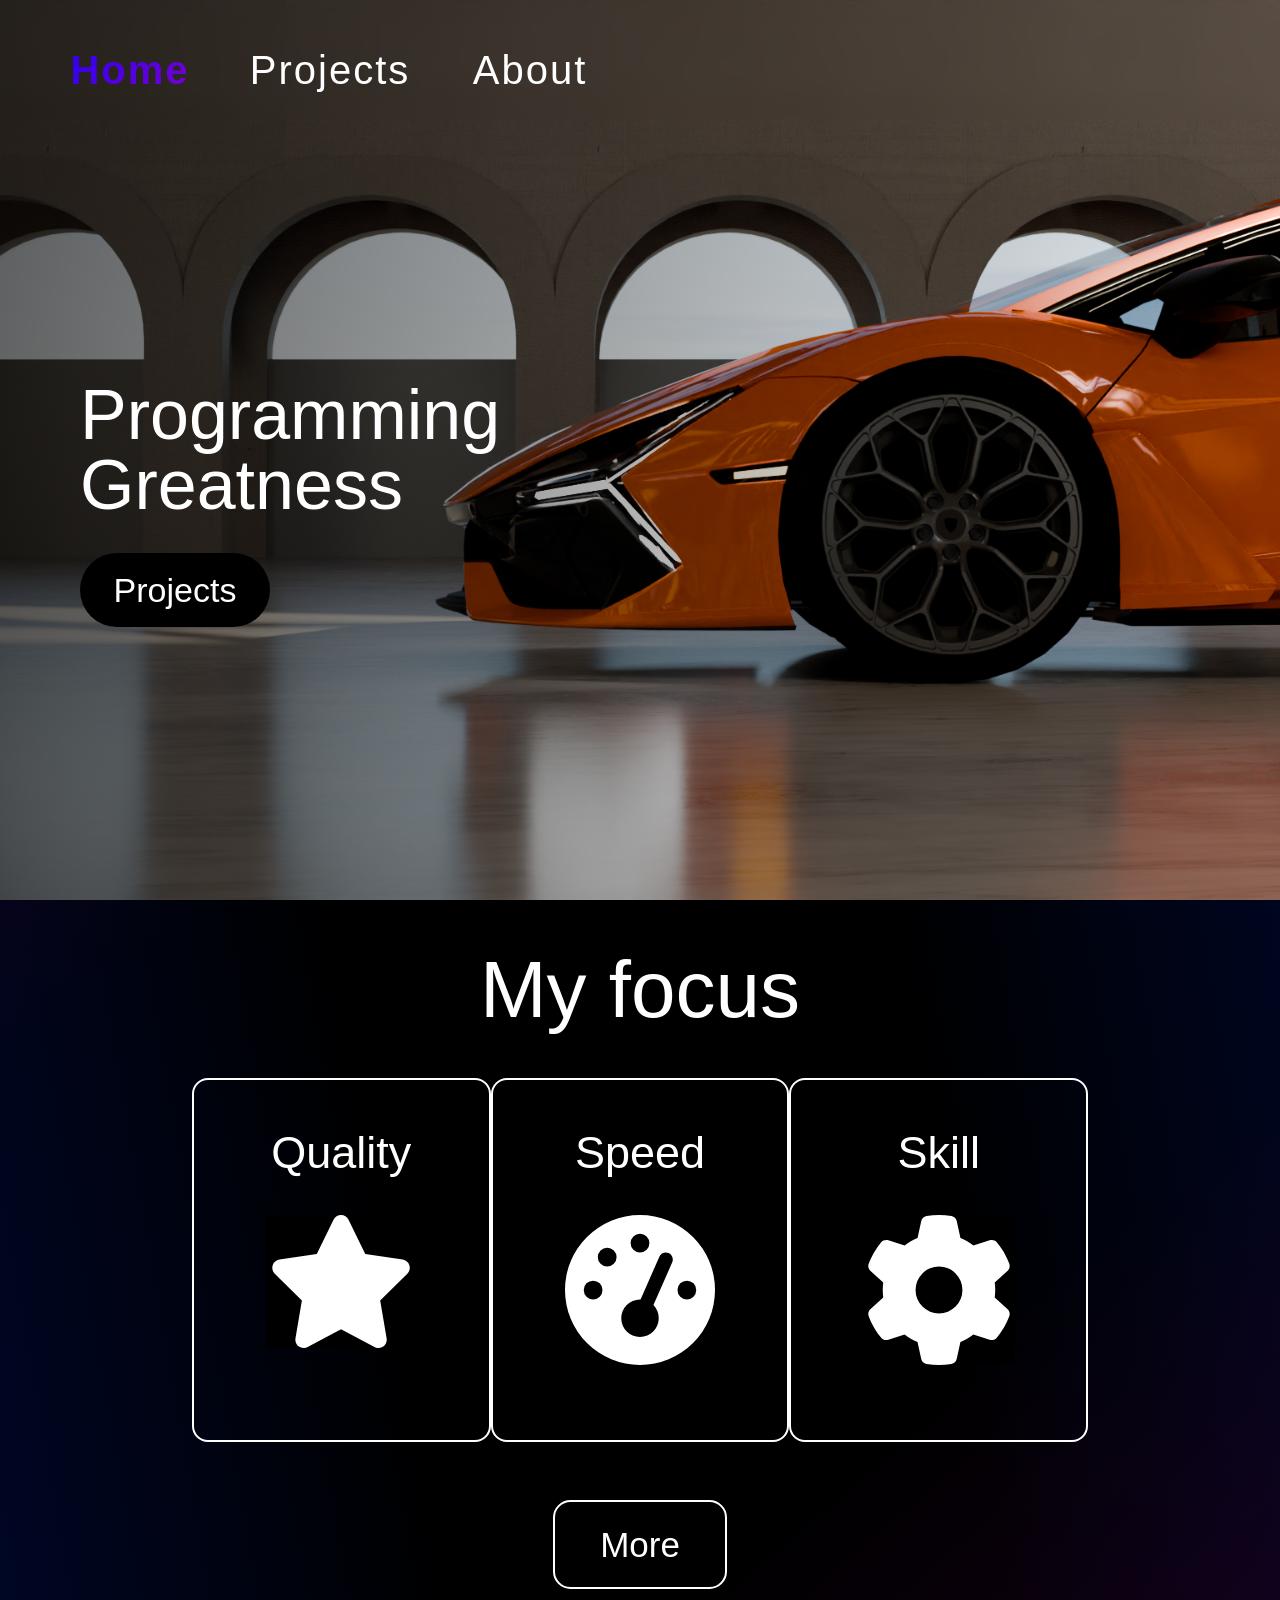
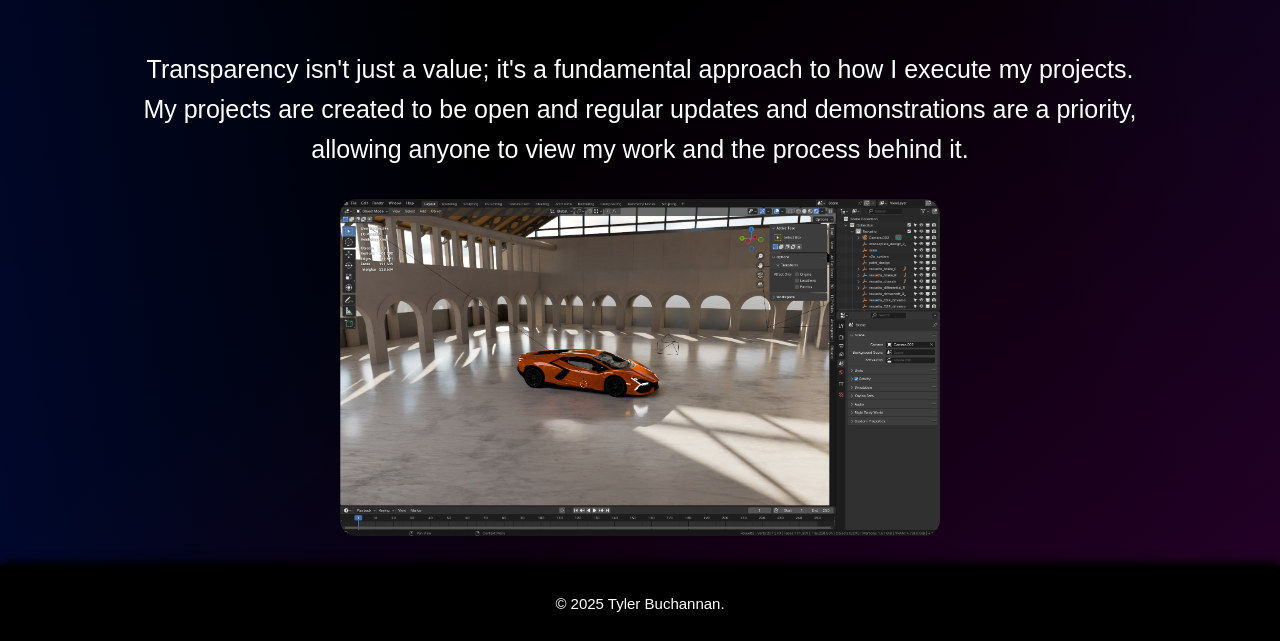
<file: index.html>
<!DOCTYPE html>
<html lang="en">
<head>
    <meta charset="UTF-8">
    <meta name="viewport" content="width=device-width, initial-scale=1.0">
    <link rel="stylesheet" href="styles.css">
    <script src="https://code.jquery.com/jquery-3.7.1.js" integrity="sha256-eKhayi8LEQwp4NKxN+CfCh+3qOVUtJn3QNZ0TciWLP4=" crossorigin="anonymous"></script>
    <title>Home</title>
    <link href="images/ico/Logo.png" rel="icon" media="(prefers-color-scheme: dark)">
    <link href="images/ico/Logo_dark.png" rel="icon" media="(prefers-color-scheme: light)">
    <script src="script.js"></script>
</head>
<body>
    <div id="reveal"></div>
    <header>
        <div id="headerBar">
            <div id="menuIcon">
                <div id="bar1"></div>
                <div id="bar2"></div>
                <div id="bar3"></div>
            </div>
        </div>
        <nav id="navBar">
            <ul>
                <li id="object1" class="firstObj currentActiveLI"><a href="index.html">Home</a></li>
                <li id="object2" class="secondObj"><a href="projects/index.html">Projects</a></li>
                <li id="object3" class="thirdObj"><a href="about/index.html">About</a></li>
            </ul>
        </nav>
    </header>
    <div id="hero">
        <img src="images/body/side.png" alt="Revuelto">
        <h1>Programming Greatness</h1>
        <a href="projects/index.html" class="button">Projects</a>
        <div><!-- Gradient overlay --></div>
    </div>
    <div id="body">
        <h1>My focus</h1>
        <div id="cardContainer">
            <div>
                <h1>Quality</h1>
                <img src="images/ico/star-solid.svg" alt="" class="cardicon">
            </div>
            <div>
                <h1>Speed</h1>
                <img src="images/ico/gauge-high-solid.svg" alt="" class="cardicon">
            </div>
            <div>
                <h1>Skill</h1>
                <img src="images/ico/gear-solid.svg" alt="" class="cardicon">
            </div>
        </div>
        <a href="about/index.html" class="button">More</a>
        <div class="gridElement">
            <p class="bodyParagraphCenter">Transparency isn't just a value; it's a fundamental approach to how I execute my projects. My projects are created to be open and regular updates and demonstrations are a priority, allowing anyone to view my work and the process behind it.</p>
            <!-- REPLACE -->
            <img src="images/body/scene.png" alt="Blender Scene">
        </div>
    </div>
    <footer>
        &copy; 2025 Tyler Buchannan.
    </footer>
</body>
</html>
</file>
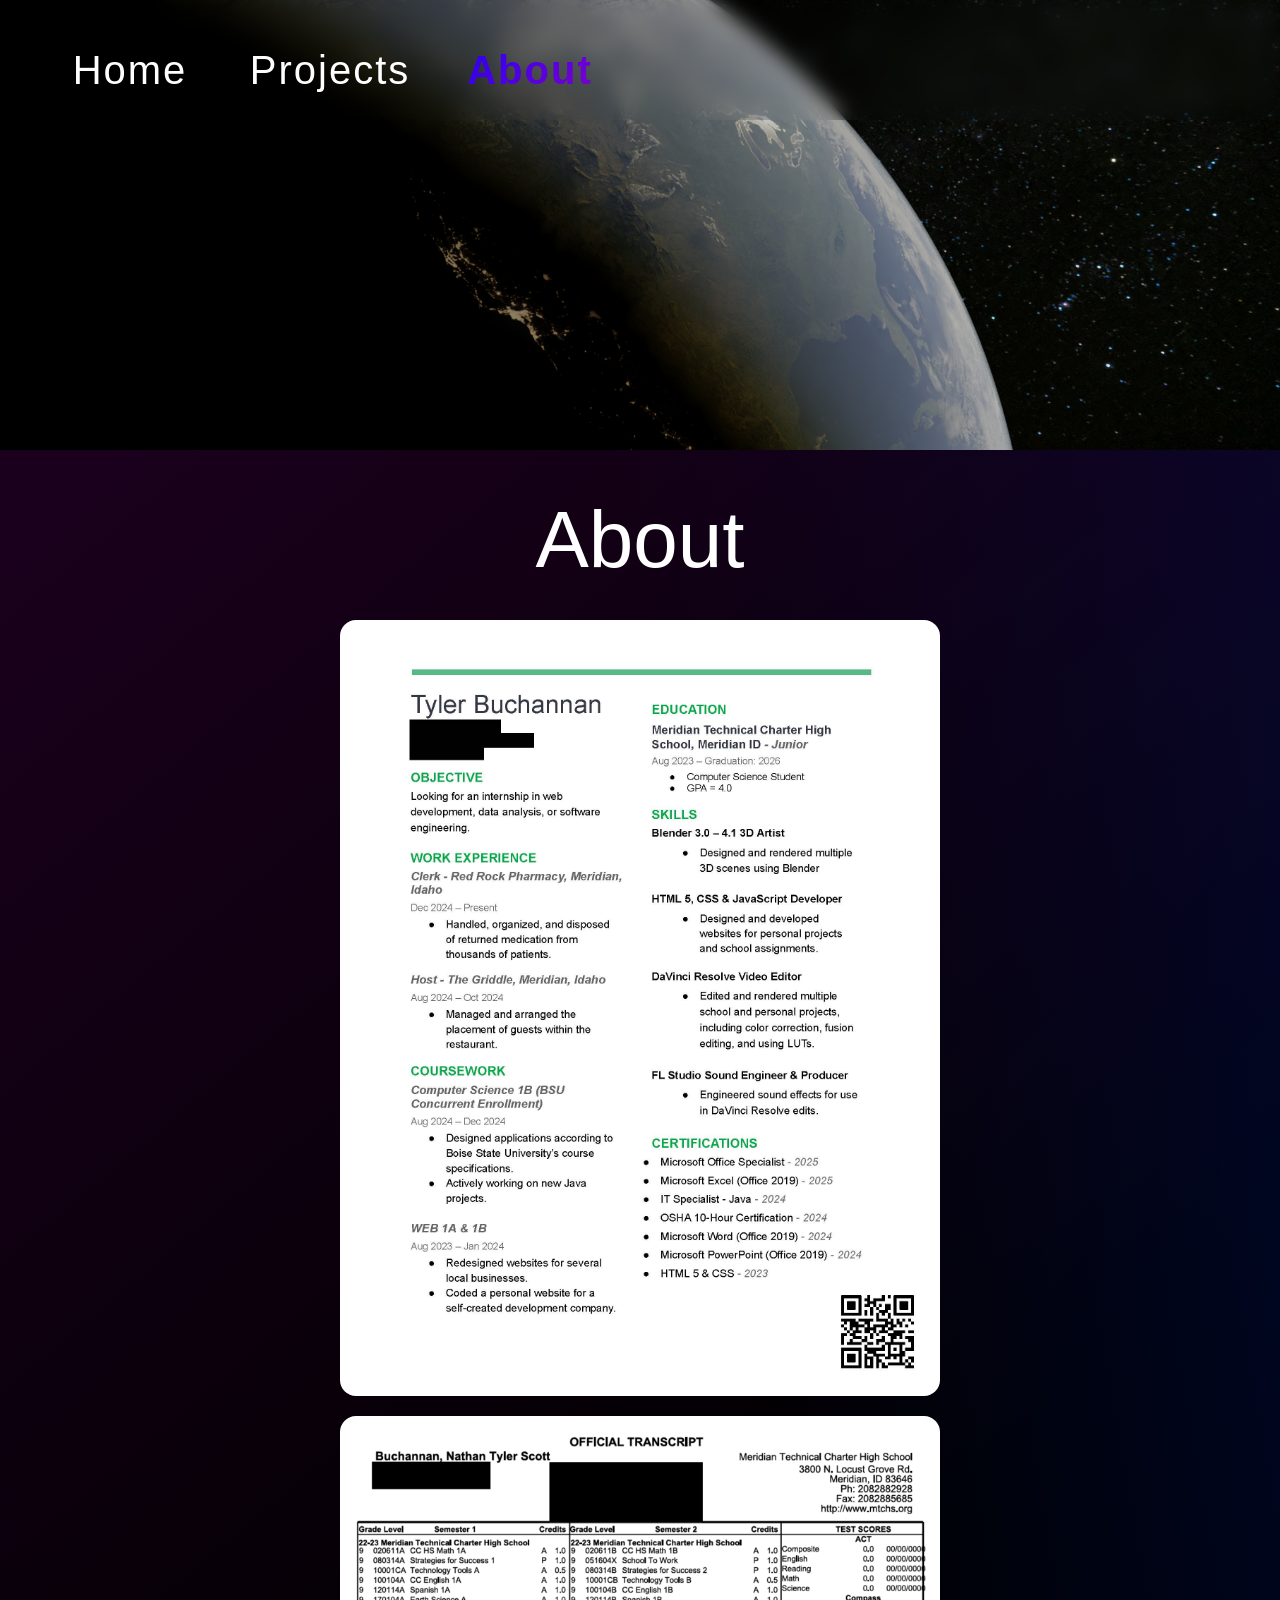
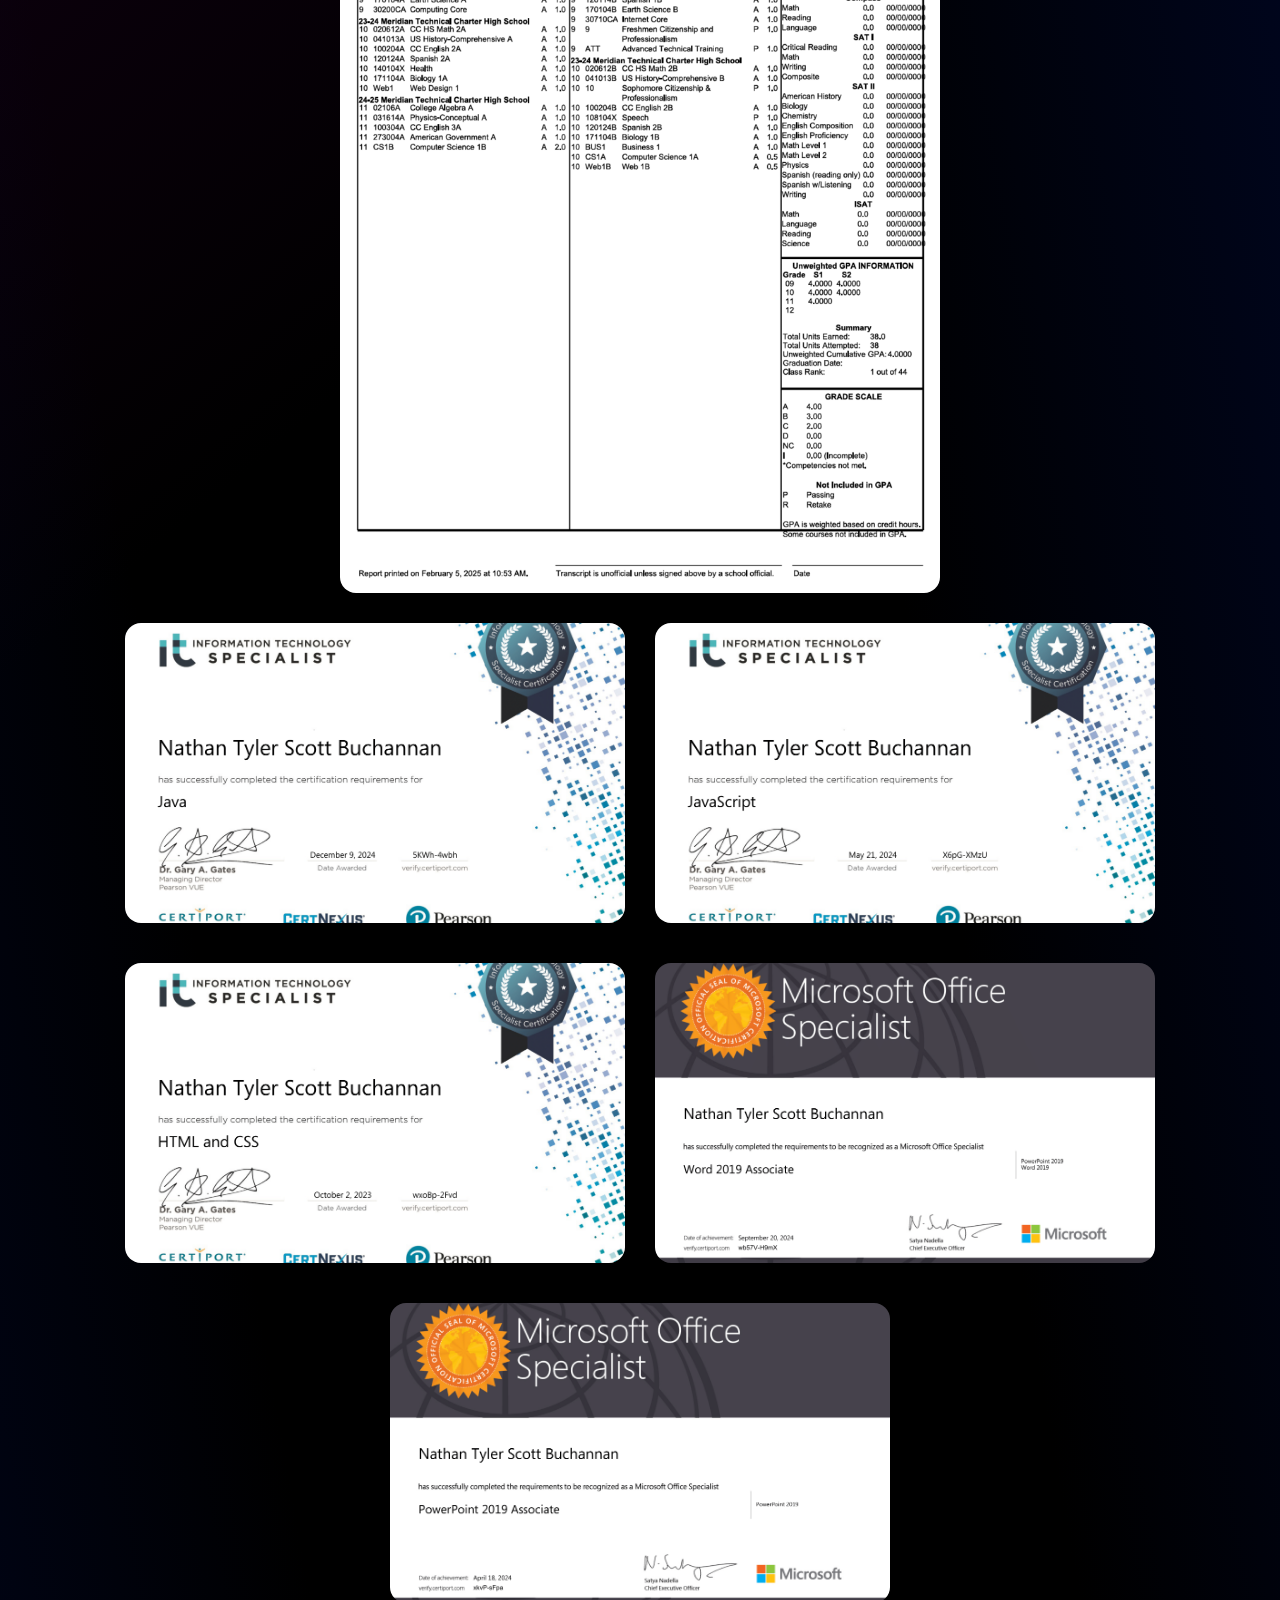
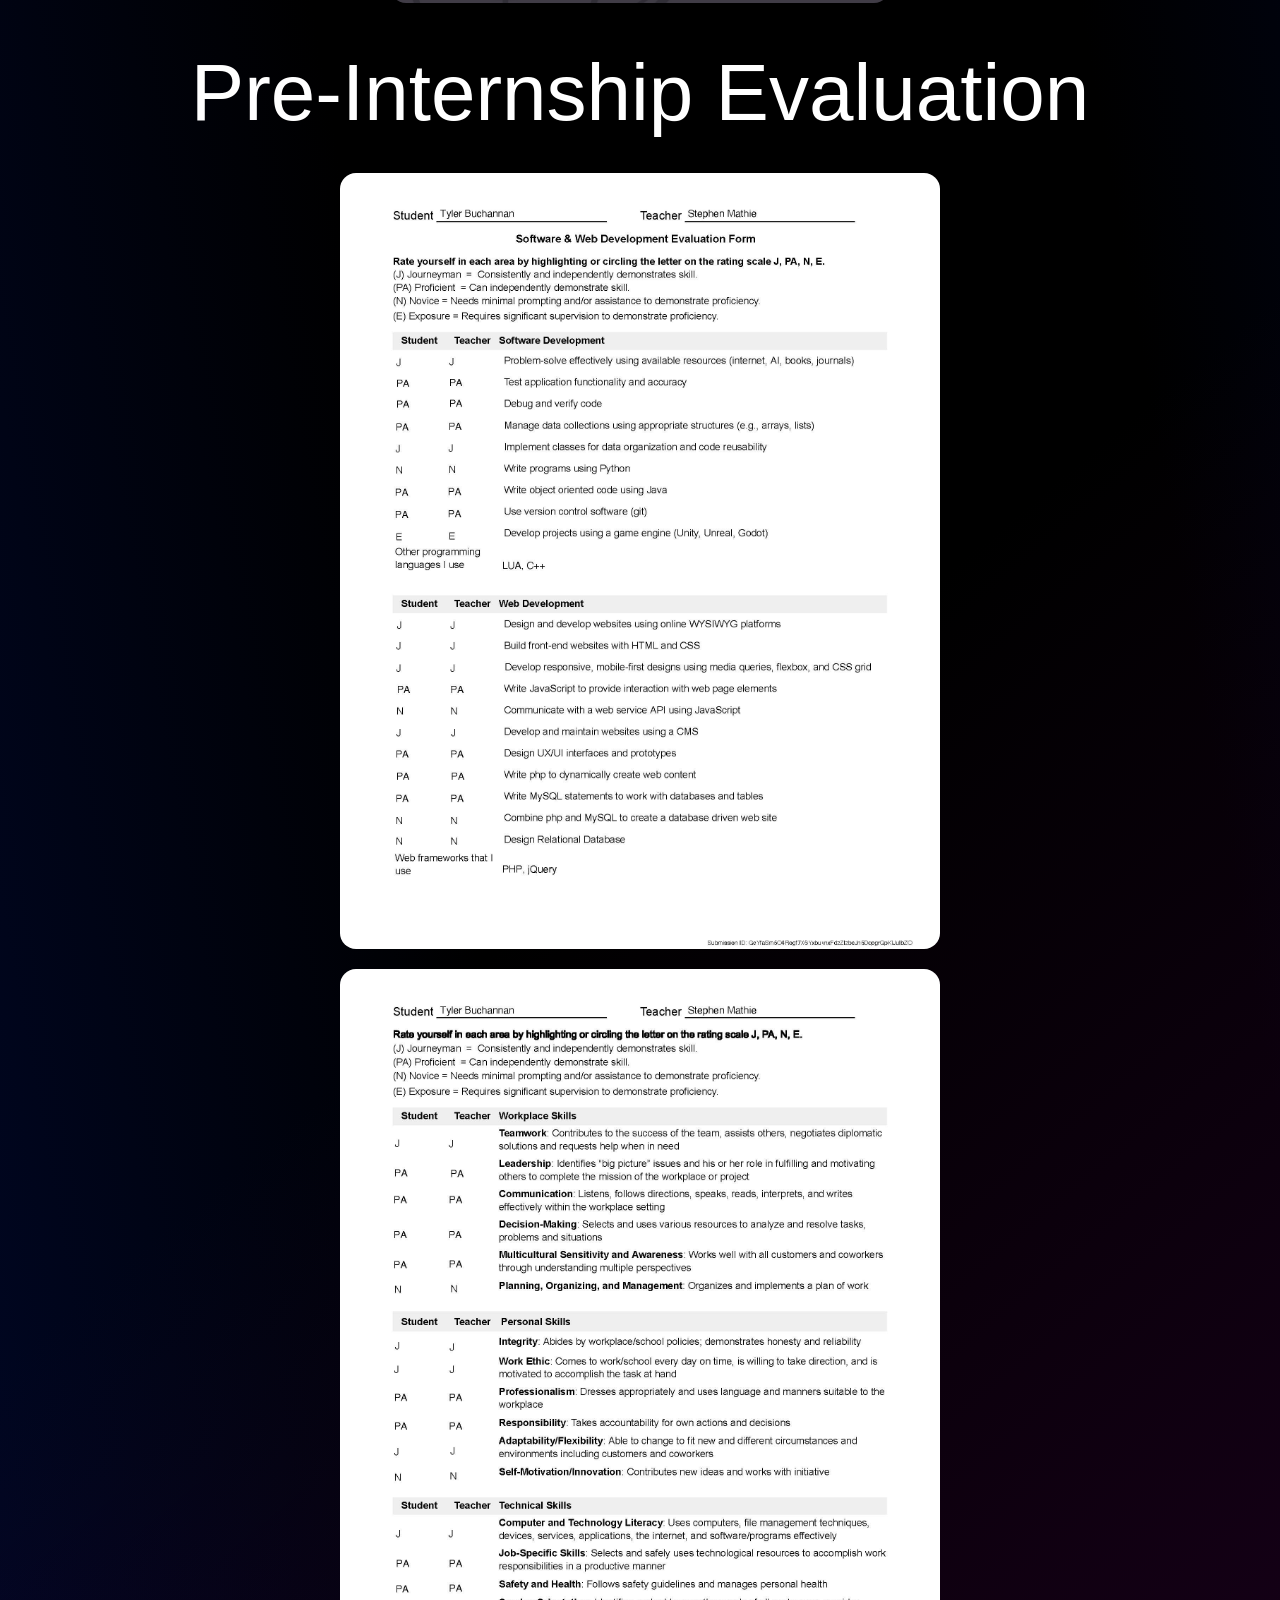
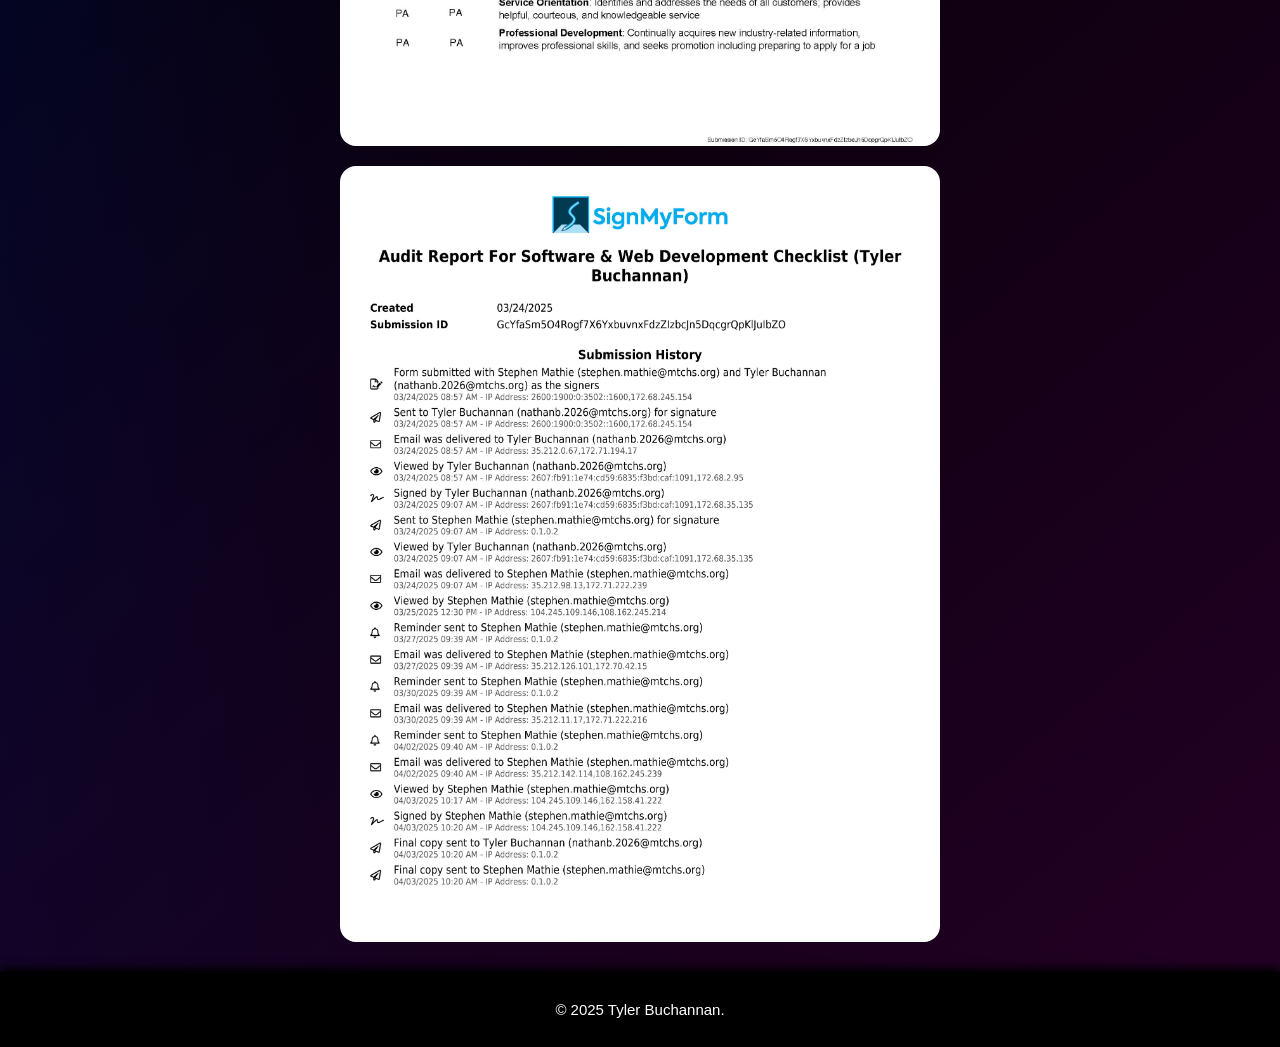
<file: about/index.html>
<!DOCTYPE html>
<html lang="en">
<head>
    <meta charset="UTF-8">
    <meta name="viewport" content="width=device-width, initial-scale=1.0">
    <link rel="stylesheet" href="../styles.css">
    <script src="https://code.jquery.com/jquery-3.7.1.js" integrity="sha256-eKhayi8LEQwp4NKxN+CfCh+3qOVUtJn3QNZ0TciWLP4=" crossorigin="anonymous"></script>
    <title>About</title>
    <link href="../images/ico/Logo.png" rel="icon" media="(prefers-color-scheme: dark)">
    <link href="../images/ico/Logo_dark.png" rel="icon" media="(prefers-color-scheme: light)">
    <script src="../script.js"></script>
</head>
<body>
    <div id="reveal"></div>
    <header>
        <div id="headerBar">
            <div id="menuIcon">
                <div id="bar1"></div>
                <div id="bar2"></div>
                <div id="bar3"></div>
            </div>
        </div>
        <nav id="navBar">
            <ul>
                <li id="object1" class="firstObj"><a href="../index.html">Home</a></li>
                <li id="object2" class="secondObj"><a href="../projects/index.html">Projects</a></li>
                <li id="object3" class="thirdObj currentActiveLI"><a href="index.html">About</a></li>
            </ul>
        </nav>
    </header>
    <div id="heroAlt">
        <!-- REPLACE -->
        <img src="../images/3DArt/earth.png" alt="Earth">
        <div><!-- Gradient overlay --></div>
    </div>
    <div id="body">
        <h1>About</h1>
        <div class="gridElement">
            <a><img src="../images/body/resume.jpg" alt="Resume" id="resume"></a>
            <a><img src="../images/body/transcript.png" alt="Transcript" id="transcript"></a>
        </div>
        <div class="imagesGrid">
            <a><img src="../images/body/jcert.png" alt="Java"></a>
            <a><img src="../images/body/jscert.png" alt="JavaScript"></a>
            <a><img src="../images/body/hcert.png" alt="HTML & CSS"></a>
            <a><img src="../images/body/wcert.png" alt="Word"></a>
            <a><img src="../images/body/mspcert.png" alt="PowerPoint"></a>
        </div>
        <h1>Pre-Internship Evaluation</h1>
        <div class="gridElement">
            <a><img src="../images/body/pg1.jpg"></a>
            <a><img src="../images/body/pg2.jpg"></a>
            <a><img src="../images/body/pg3.jpg"></a>
        </div>
    </div>
    <footer>
        &copy; 2025 Tyler Buchannan.
    </footer>
</body>
</html>
</file>
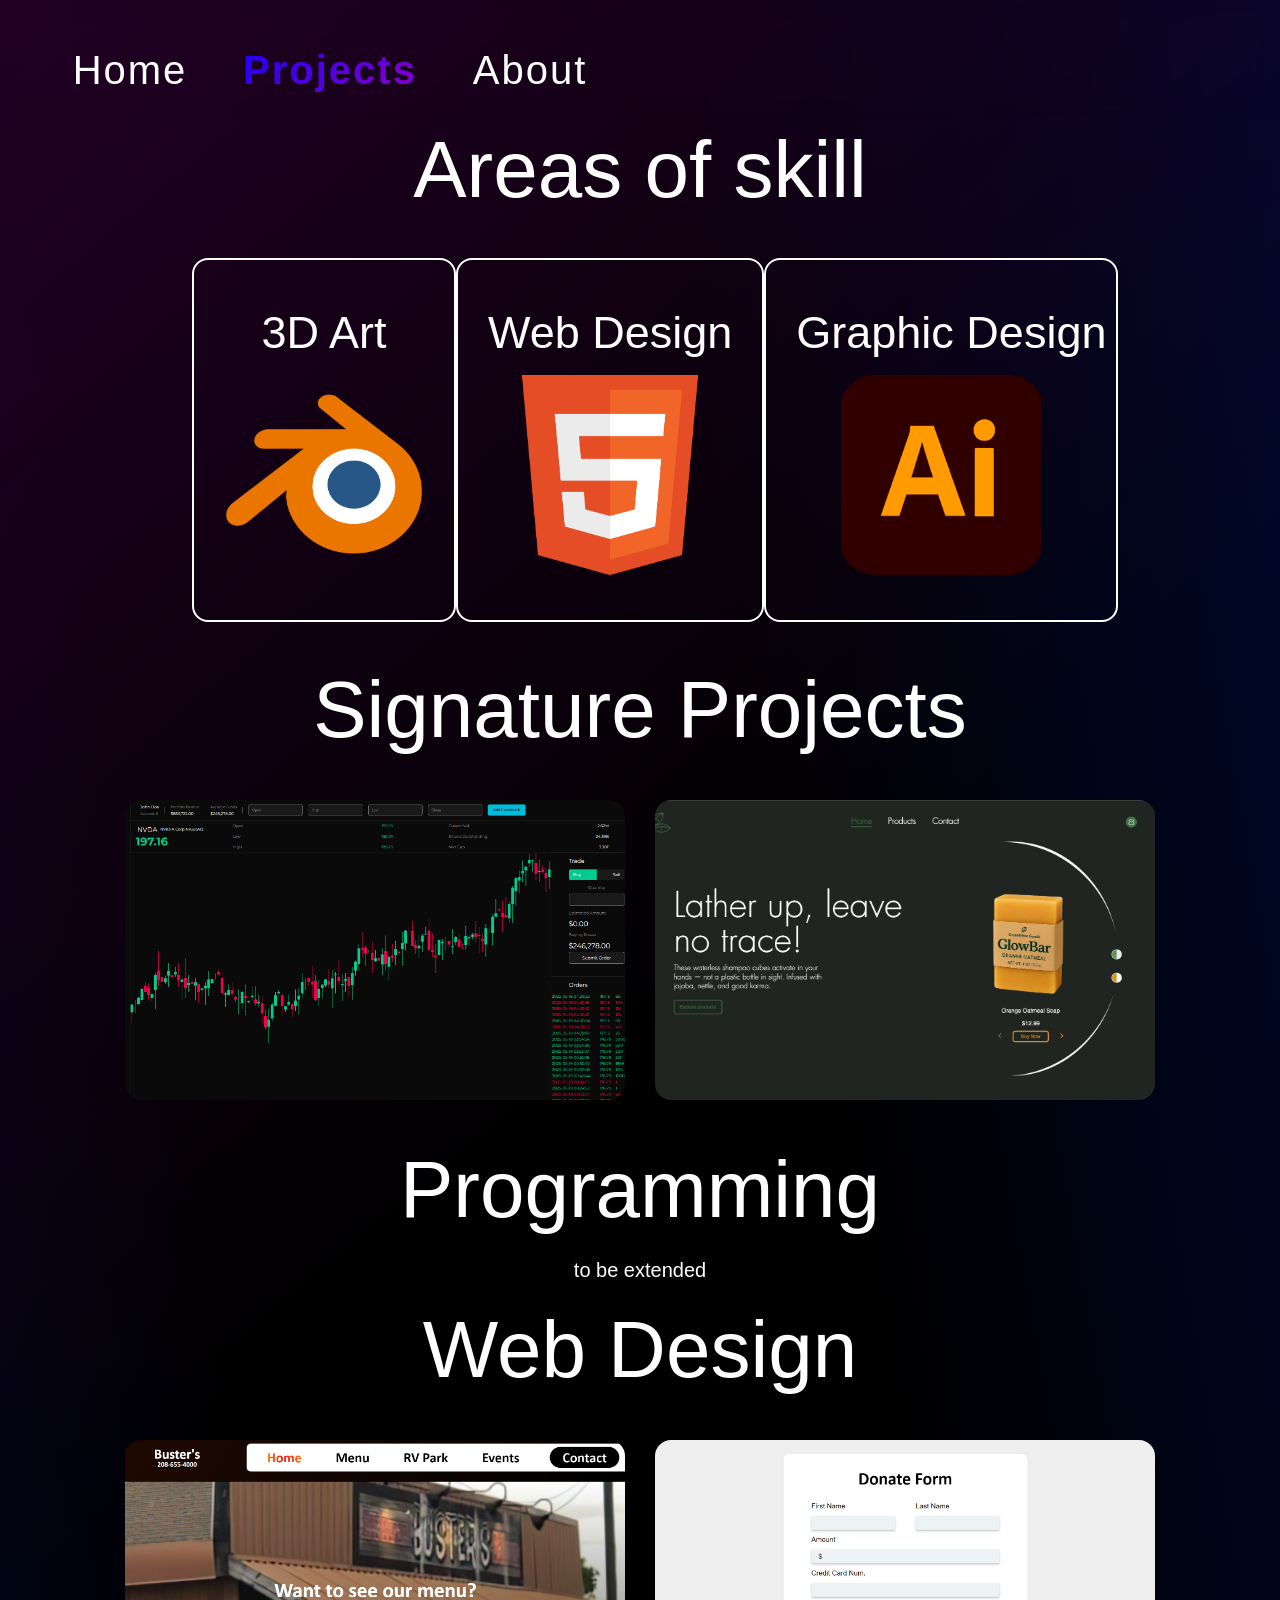
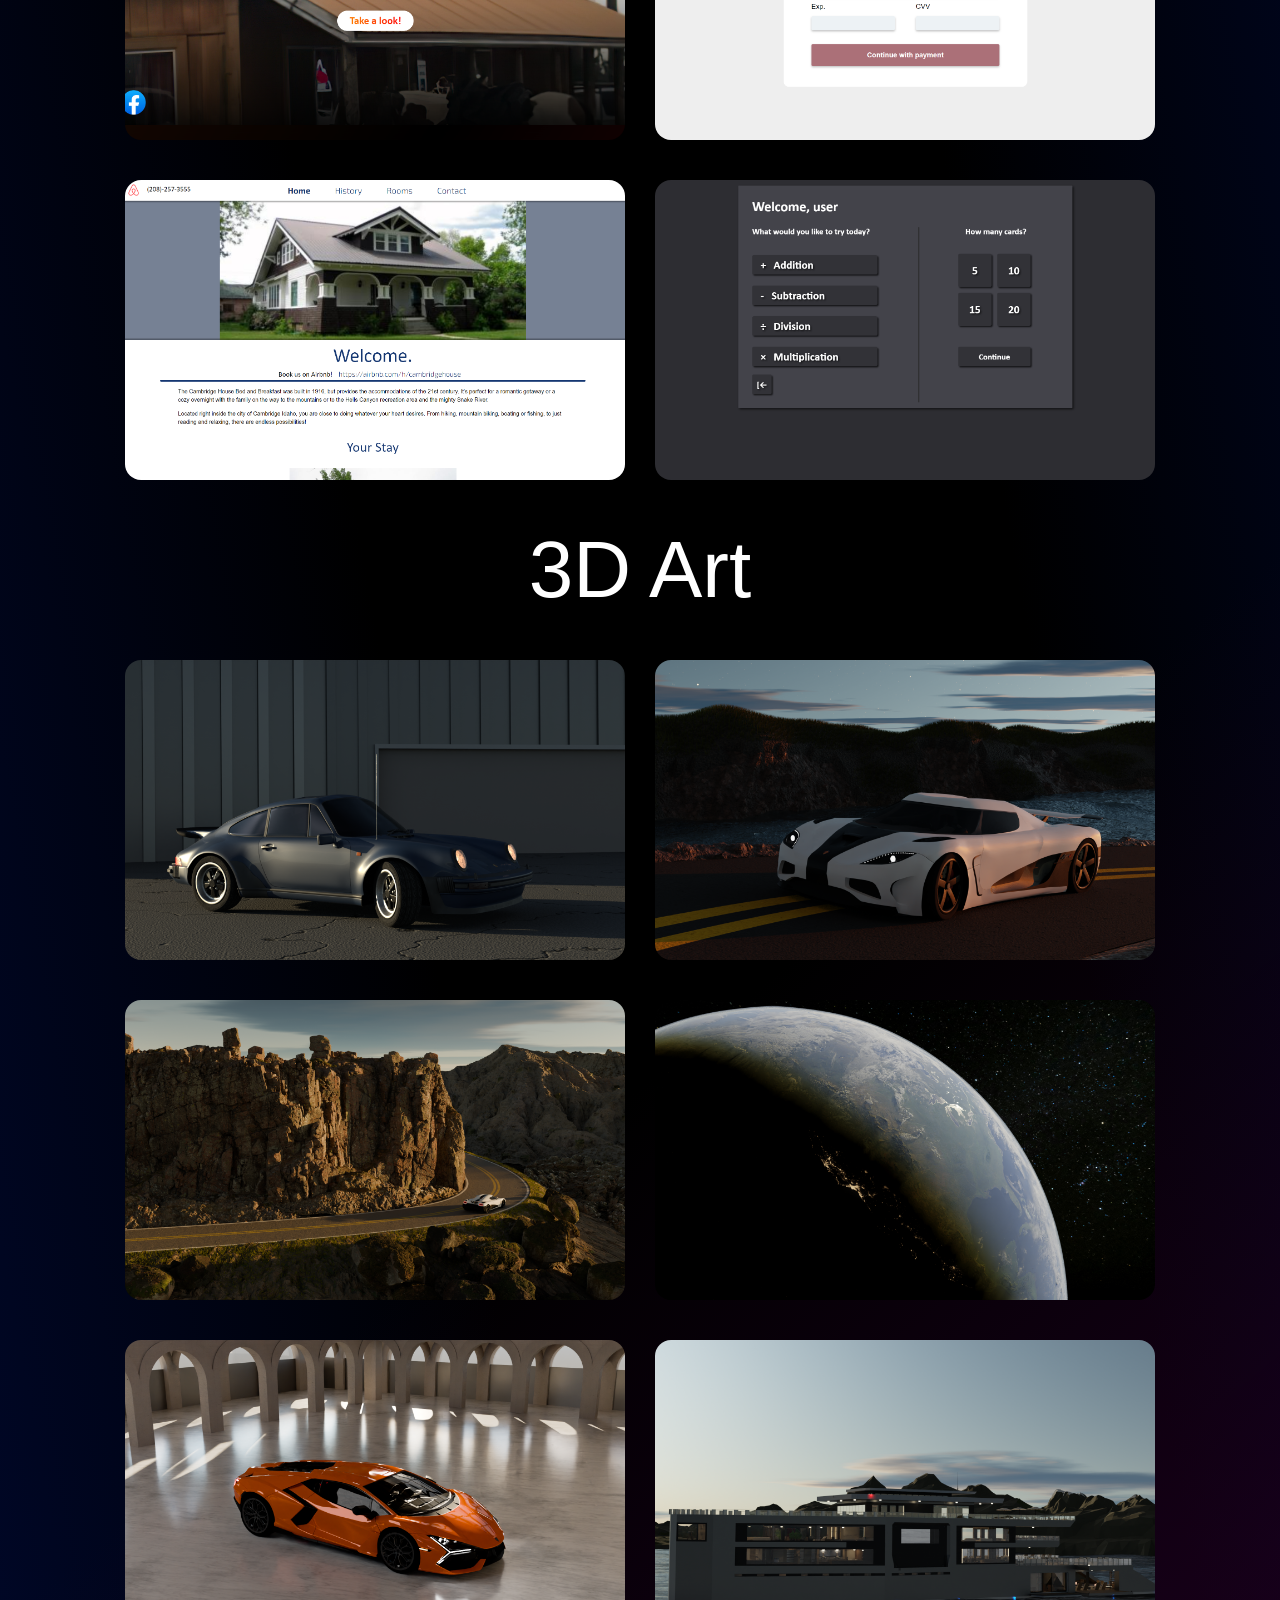
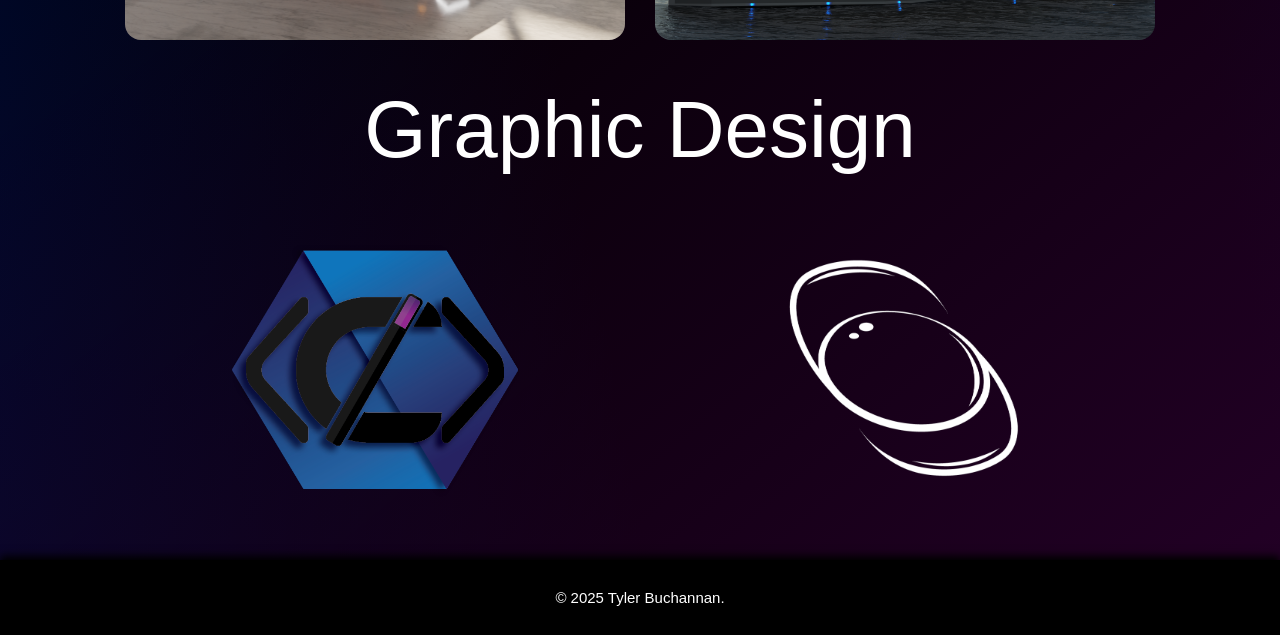
<file: projects/index.html>
<!DOCTYPE html>
<html lang="en">
<head>
    <meta charset="UTF-8">
    <meta name="viewport" content="width=device-width, initial-scale=1.0">
    <link rel="stylesheet" href="../styles.css">
    <script src="https://code.jquery.com/jquery-3.7.1.js" integrity="sha256-eKhayi8LEQwp4NKxN+CfCh+3qOVUtJn3QNZ0TciWLP4=" crossorigin="anonymous"></script>
    <title>Projects</title>
    <link href="../images/ico/Logo.png" rel="icon" media="(prefers-color-scheme: dark)">
    <link href="../images/ico/Logo_dark.png" rel="icon" media="(prefers-color-scheme: light)">
    <script src="../script.js"></script>
</head>
<body>
    <div id="reveal"></div>
    <header>
        <div id="headerBar">
            <div id="menuIcon">
                <div id="bar1"></div>
                <div id="bar2"></div>
                <div id="bar3"></div>
            </div>
        </div>
        <nav id="navBar">
            <ul>
                <li id="object1" class="firstObj"><a href="../index.html">Home</a></li>
                <li id="object2" class="secondObj currentActiveLI"><a href="index.html">Projects</a></li>
                <li id="object3" class="thirdObj"><a href="../about/index.html">About</a></li>
            </ul>
        </nav>
    </header>
    <div id="body">
        <h1 style="padding-top: 80px;">Areas of skill</h1>
        <div id="cardContainer">
            <div>
                <h1>3D Art</h1>
                <img src="../images/body/blender.png" alt="Blender" class="cardimg">
            </div>
            <div>
                <h1>Web Design</h1>
                <img src="../images/body/html.png" alt="HTML 5" class="cardimg">
            </div>
            <div>
                <h1>Graphic Design</h1>
                <img src="../images/body/illustrator.png" alt="Adobe Illustrator" class="cardimg">
            </div>
        </div>
        <h1>Signature Projects</h1>
        <div class="imagesGrid">
            <a href="https://buchannant2026.smtchs.org/CS2/stocks_final/" target="_blank"><img src="../images/Web/broker.png" alt="Broker Website"><span class="imgOverlay">Click to navigate to Stock Broker</span></a>
            <a href="https://buchannant2026.smtchs.org/State/" target="_blank"><img src="../images/Web/state.png" alt="SkillUSA State Website"><span class="imgOverlay">Click to navigate to SkillsUSA State Website</span></a>
        </div>
        <h1>Programming</h1>
        <div class="imagesGrid">
            <h2 style="font-size: 20px; color: white; font-family: Arial;">to be extended</h2>
        </div>
        <h1>Web Design</h1>
        <div class="imagesGrid">
            <a href="https://buchannant2026.smtchs.org/Busters/" target="_blank"><img src="../images/Web/buster.png" alt="Buster's"><span class="imgOverlay">Click to navigate to Buster's</span></a>
            <a href="https://buchannant2026.smtchs.org/donate/donate.html" target="_blank"><img src="../images/Web/donate.png" alt="Donate Form"><span class="imgOverlay">Click to navigate to the demo donation form</span></a>
            <a href="https://buchannant2026.smtchs.org/cambridge_house/" target="_blank"><img src="../images/Web/cambridge.png" alt="Cambridge House"><span class="imgOverlay">Click to navigate to the Cambridge website</span></a>
            <a href="https://buchannant2026.smtchs.org/Flashcards/flashcards.html" target="_blank"><img src="../images/Web/flashcards.png" alt="Flashcards"><span class="imgOverlay">Click to navigate to arithmetic flashcards</span></a>
        </div>
        <h1>3D Art</h1>
        <div class="imagesGrid">
            <a href="../images/3DArt/911.png" target="_blank"><img src="../images/3DArt/911.png" alt="1980 Porsche 911"><span class="imgOverlay">Click to view full image</span></a>
            <a href="../images/3DArt/ageraRiver.png" target="_blank"><img src="../images/3DArt/ageraRiver.png" alt="Koenigsegg Agera"><span class="imgOverlay">Click to view full image</span></a>
            <a href="../images/3DArt/cliff.png" target="_blank"><img src="../images/3DArt/cliff.png" alt="Koenigsegg Agera"><span class="imgOverlay">Click to view full image</span></a>
            <a href="../images/3DArt/earth.png" target="_blank"><img src="../images/3DArt/earth.png" alt="Earth"><span class="imgOverlay">Click to view full image</span></a>
            <a href="../images/3DArt/revuelto.png" target="_blank"><img src="../images/3DArt/revuelto.png" alt="Revuelto"><span class="imgOverlay">Click to view full image</span></a>
            <a href="../images/3DArt/yacht.png" target="_blank"><img src="../images/3DArt/yacht.png" alt="Yacht"><span class="imgOverlay">Click to view full image</span></a>
        </div>
        <h1>Graphic Design</h1>
        <div class="imagesGrid">
            <a href="../images/Graphic/codeify.png" target="_blank"><img src="../images/Graphic/codeify.png" alt="Codeify Commissioned Logo"><span class="imgOverlay">Click to view full image</span></a>
            <a href="../images/Graphic/odyssey.png" target="_blank"><img src="../images/Graphic/odyssey.png" alt="Odyssey Interactive Logo"><span class="imgOverlay">Click to view full image</span></a>
        </div>
    </div>
    <footer>
        &copy; 2025 Tyler Buchannan.
    </footer>
</body>
</html>
</file>
<file: styles.css>
html, body, div, span, applet, object, iframe,
h1, h2, h3, h4, h5, h6, p, blockquote, pre,
a, abbr, acronym, address, big, cite, code,
del, dfn, em, img, ins, kbd, q, s, samp,
small, strike, strong, sub, sup, tt, var,
b, u, i, center,
dl, dt, dd, ol, ul, li,
fieldset, form, label, legend,
table, caption, tbody, tfoot, thead, tr, th, td,
article, aside, canvas, details, embed, 
figure, figcaption, footer, header, hgroup, 
menu, nav, output, ruby, section, summary,
time, mark, audio, video {
	margin: 0;
	padding: 0;
	border: 0;
	font-size: 100%;
	font: inherit;
	vertical-align: baseline;
}
/* HTML5 display-role reset for older browsers */
article, aside, details, figcaption, figure, 
footer, header, hgroup, menu, nav, section {
	display: block;
}
body {
	line-height: 1;
}
ol, ul {
	list-style: none;
}
blockquote, q {
	quotes: none;
}
blockquote:before, blockquote:after,
q:before, q:after {
	content: '';
	content: none;
}
table {
	border-collapse: collapse;
	border-spacing: 0;
}

/* END RESET */

@keyframes reveal {
    0% {
        opacity: 0.9;
        display: block;
    }
    25% {
        opacity: 0.85;
    }
    100% {
        opacity: 0;
        display: none;
    }
}

@keyframes slideIn {
    0% {
        opacity: 0;
        transform: translateY(0);
    }
    100% {
        opacity: 1;
        transform: translateY(-50%);
    }
}

@media screen and (max-width: 1200px) {
    @keyframes slideIn {
        0% {
            opacity: 0;
            transform: translateY(0);
        }
        100% {
            opacity: 1;
            transform: translateY(-40%);
        }
    }
}

#reveal {
    opacity: 0;
    z-index: 200;
    display: block;
    position: fixed;
    background-color: black;
    left: 0;
    right: 0;
    bottom: 0;
    top: 0;
    pointer-events: none;
    animation-name: reveal;
    animation-timing-function: cubic-bezier();
    animation-duration: 0.5s;
}

#hero h1, #hero a {
    animation: slideIn 1s;
}

/* set all anchor elements to inherit the properties of the parent element */

a {
    text-decoration: inherit;
    color: inherit;
    font-family: inherit;
    font-weight: inherit;
}

body {
    background: linear-gradient(140deg, rgb(34, 0, 37), rgba(0, 0, 0, 0), rgba(0, 0, 0, 0), rgb(34, 0, 37)),
                linear-gradient(260deg, rgb(0, 8, 44), rgba(0, 0, 0, 0), rgba(0, 0, 0, 0), rgb(0, 8, 44));
    background-size: cover;
    background-color: black;
    background-repeat: no-repeat;
    min-height: 100vh;
    min-width: 100%;
    -ms-overflow-style: none;
    scrollbar-width: none;
}

::-webkit-scrollbar {
    display: none;
}

#icon {
    display: none;
}

#menu {
    display: none;
}

#fullicon {
    display: block;
    height: 120px;
}

/* header area */

header {
    display: flex;
    z-index: 98;
    width: 100%;
    height: 120px;
    position: fixed;
}

#headerBar {
    display: flex;
    position: relative;
    background-color: transparent;
    backdrop-filter: blur(10px);
    padding: 10px 120px;
    align-items: center;
    justify-content: space-between;
    z-index: 100;
    width: 100%;
}

/* nav list */

#navBar {
    display: block;
    position: fixed;
    z-index: 100;
    left: 30px;
    right: 0;
    top: 20px;
    height: 120px;
    width: 600px;
    max-width: 100%;
    text-align: center;
    color: white;
    font-family: 'Gill Sans', 'Gill Sans MT', Calibri, 'Trebuchet MS', sans-serif;
    letter-spacing: 2px;
    font-weight: lighter;
    line-height: 100px;
    font-size: 40px;
    opacity: 1;
    pointer-events: all;
    background-size: cover;
}

#navBar ul {
    display: flex;
    align-items: center;
    justify-content: center;
}

#navBar li {
    width: 400px;
}

.currentActiveLI {
    background: linear-gradient(135deg, rgb(13, 0, 255), rgb(152, 0, 195));
    color: transparent;
    background-clip: text;
    font-weight: bold;
}

/* hero image */

#hero {
    position: relative;
    width: 100%;
    height: 100vh;
}

#hero img {
    display: block;
    position: relative;
    width: inherit;
    height: inherit;
    object-fit: cover;
    object-position: center;
    z-index: 1;
}

#hero h1 {
    display: block;
    position: absolute;
    font-size: 70px;
    color: white;
    font-family: 'Gill Sans', 'Gill Sans MT', Calibri, 'Trebuchet MS', sans-serif;
    transform: translateY(-50%);
    top: 50%;
    left: 80px;
    width: 600px;
    min-width: 250px;
    z-index: 50;
}

#hero .button {
    display: block;
    position: absolute;
    font-size: 34px;
    font-family: Arial, Helvetica, sans-serif;
    color: white;
    margin: 40px auto;
    text-align: center;
    width: 150px;
    border-radius: 3em;
    padding: 20px;
    border: none;
    background-color: black;
    transform: translateY(-50%);
    top: calc(50% + 100px);
    left: 80px;
    z-index: 60;
    transition: 0.2s;
}

#hero .button:hover {
    box-shadow: 0 0 15px rgb(152, 0, 195);
}

#hero .button:active {
    border: none;
    color: black;
    background-color: white;
}

#hero div {
    display: block;
    position: absolute;
    z-index: 2;
    left: 0;
    right: 0;
    top: 0;
    bottom: 0;
    background: linear-gradient(90deg, rgba(0, 0, 0, 0.6), rgba(0, 0, 0, 0));
}

#heroAlt {
    position: relative;
    width: 100%;
    height: 50vh;
}

#heroAlt img {
    display: block;
    position: relative;
    width: inherit;
    height: inherit;
    object-fit: cover;
    object-position: center;
    z-index: 1;
}

#heroAlt div {
    display: block;
    position: absolute;
    z-index: 2;
    left: 0;
    right: 0;
    top: 0;
    bottom: 0;
    background: linear-gradient(90deg, rgba(0, 0, 0, 0.6), rgba(0, 0, 0, 0));
}

/* Body paragraphs & images */

#body {
    padding: 20px 110px;
}

#body h1 {
    color: white;
    font-family: 'Gill Sans', 'Gill Sans MT', Calibri, 'Trebuchet MS', sans-serif;
    font-weight: lighter;
    font-size: 80px;
    text-align: center;
    margin: 30px 0;
}

.bodyParagraphCenter {
    color: white;
    font-family: Arial, Helvetica, sans-serif;
    font-size: 25px;
    line-height: 40px;
    text-align: center;
    margin: 20px auto;
    width: 70vw;
    padding: 0 20px;
}

.button {
    display: block;
    font-size: 35px;
    font-family: Arial, Helvetica, sans-serif;
    color: white;
    margin: 40px auto;
    text-align: center;
    width: 120px;
    border-radius: 0.5em;
    padding: 25px;
    border: white 2px solid;
    background-color: black;
    transition: 0.2s;
}

.button:hover {
    box-shadow: 0 0 25px rgb(152, 0, 195);
}

.button:active {
    border: black 2px solid;
    color: black;
    background-color: white;
}

.gridElement {
    display: flex;
    justify-content: space-around;
    flex-wrap: wrap;
    max-width: 1600px;
    align-items: center;
    margin: auto;
}

.gridElement p {
    width: auto;
}

.gridElement img {
    display: block;
    width: 600px;
    border-radius: 1em;
    margin: 10px auto;
}

#resume {
    grid-column: 1/2;
    grid-row: 1/2;
}

#transcript {
    grid-column: 2/3;
    grid-row: 1/3;
}

/* cards */

#cardContainer {
    display: flex;
    justify-content: space-between;
    width: 70vw;
    height: 400px;
    margin: auto;
}

#cardContainer div {
    border: 2px white solid;
    border-radius: 1em;
    width: 290px;
    padding: 30px;
    min-height: 300px;
    margin: auto;
}

#cardContainer div h1 {
    font-size: 45px;
    margin: 20px auto;
    text-wrap: nowrap;
}

#cardContainer div p {
    font-size: 30px;
    margin: auto;
    font-family: 'Gill Sans', 'Gill Sans MT', Calibri, 'Trebuchet MS', sans-serif;
    color: white;
}

.cardicon {
    display: block;
    color: white;
    background-color: white;
    filter: invert();
    width: 150px;
    height: auto;
    margin: 40px auto;
}

/* image grid on project page */

.imagesGrid {
    display: flex;
    justify-content: space-around;
    flex-wrap: wrap;
    max-width: 1600px;
    align-items: center;
    margin: auto;
}

.imagesGrid img {
    display: block;
    width: 500px;
    height: 300px;
    object-fit: cover;
    object-position: center;
    border-radius: 1em;
}

.cardimg {
    display: block;
    width: 200px;
    height: 200px;
    object-fit: cover;
    object-position: center;
    margin: auto;
}

.imagesGrid a {
    position: relative;
    margin: 20px 0;
}

.imgOverlay {
    display: block;
    position: absolute;
    text-align: center;
    padding-top: 270px;
    font-family: 'Gill Sans', 'Gill Sans MT', Calibri, 'Trebuchet MS', sans-serif;
    font-weight: lighter;
    color: white;
    font-size: 25px;
    left: 0;
    right: 0;
    bottom: 0;
    top: 0;
    background: linear-gradient(360deg, black, rgba(0, 0, 0, 0), rgba(0, 0, 0, 0), rgba(0, 0, 0, 0));
    border-radius: 0 0 0.6em 0.6em;
    transition: 0.2s;
    opacity: 0;
}

.imgOverlay:hover {
    padding-top: 250px;
    opacity: 1;
}

/* footer */

footer {
    background-color: rgba(0, 0, 0, 0.8);
    color: white;
    padding: 30px;
    font-size: 15px;
    text-align: center;
    font-family: 'Franklin Gothic Medium', 'Arial Narrow', Arial, sans-serif;
    box-shadow: 0px -4px 8px black;
    backdrop-filter: blur(20px);
    position: absolute;
    left: 0;
    right: 0;
}

@media screen and (max-width: 1200px) {
    #fullicon {
        display: none;
        height: 80px;
    }

    /* header area */

    header {
        display: flex;
        z-index: 98;
        width: 100%;
        height: 100px;
        position: fixed;
    }

    #headerBar {
        display: flex;
        position: relative;
        /* background-color: rgba(0, 0, 0, 0.9); */
        background-color: transparent;
        backdrop-filter: blur(10px);
        padding: 10px 20px;
        align-items: center;
        justify-content: space-between;
        /* box-shadow: 0 4px 8px black; */
        z-index: 100;
        width: 100%;
    }

    #icon {
        display: block;
        width: 80px;
        height: auto;
    }

    /* hamburger menu */

    #menuIcon {
        display: flex;
        width: 60px;
        height: 60px;
        flex-direction: column;
        justify-content: space-between;
        z-index: 100;
    }

    #bar1, #bar2, #bar3 {
        display: block;
        margin: auto;
        width: inherit;
        height: 8px;
        border-radius: 1em;
        background-color: white;
        transition: 0.2s;
        z-index: 100;
    }

    .bar1Active {
        transform: translateY(20px) rotate(45deg);
    }

    .bar2Active {
        transform: rotate(-135deg);
    }

    .bar3Active {
        transform: translateY(-20px) rotate(-45deg);
    }

    /* nav list */

    #navBar {
        display: flex;
        position: fixed;
        z-index: 99;
        left: 0;
        right: 0;
        top: 0;
        bottom: 0;
        height: auto;
        width: auto;
        max-width: 100%;
        align-items: center;
        text-align: center;
        justify-content: center;
        color: white;
        font-family: 'Gill Sans', 'Gill Sans MT', Calibri, 'Trebuchet MS', sans-serif;
        letter-spacing: 2px;
        font-weight: lighter;
        line-height: 120px;
        font-size: 70px;
        backdrop-filter: blur(10px);
        opacity: 0;
        transition: 0.3s ease-out;
        pointer-events: none;
        background: linear-gradient(to bottom, black, rgba(0, 0, 0, 0.5), black);
        background-size: cover;
    }
    
    #navBar ul {
        display: block;
    }

    .navOpen {
        opacity: 1 !important;
        pointer-events: all !important;
    }

    .currentActiveLI {
        background: linear-gradient(135deg, rgb(13, 0, 255), rgb(152, 0, 195));
        color: transparent;
        background-clip: text;
        font-weight: bold;
    }

    /* transition for child objects in nav list */
    
    #object1, #object3 {
        transition: 0.4s;
    }

    #object2 {
        transition: 0.2s;
    }

    .firstObj {
        transform: translateY(120px) scale(0.3);
    }

    .secondObj {
        transform: scale(0.1);
    }

    .thirdObj {
        transform: translateY(-120px) scale(0.3);
    }

    /* hero image */

    #hero {
        position: relative;
        width: 100%;
        height: 100vh;
    }

    #hero img {
        display: block;
        position: relative;
        width: 100%;
        height: 100vh;
        object-fit: cover;
        object-position: center;
        z-index: 1;
    }

    #hero h1 {
        display: block;
        position: absolute;
        font-size: 40px;
        color: white;
        font-family: 'Gill Sans', 'Gill Sans MT', Calibri, 'Trebuchet MS', sans-serif;
        transform: translateY(-40%);
        top: 40%;
        left: 20px;
        min-width: 300px;
        max-width: 460px;
        width: 70vw;
        z-index: 50;
    }

    #hero .button {
        display: block;
        position: absolute;
        font-size: 24px;
        font-family: Arial, Helvetica, sans-serif;
        color: white;
        margin: 40px auto;
        text-align: center;
        width: 100px;
        border-radius: 3em;
        padding: 15px;
        border: none;
        background-color: black;
        transform: translateY(-40%);
        top: calc(40% + 60px);
        left: 20px;
        z-index: 60;
    }

    #hero .button:active {
        border: none;
        color: black;
        background-color: white;
    }

    #hero div {
        display: block;
        position: absolute;
        z-index: 2;
        left: 0;
        right: 0;
        top: 0;
        bottom: 0;
        background: linear-gradient(90deg, rgba(0, 0, 0, 0.6), rgba(0, 0, 0, 0));
    }

    #heroAlt {
        position: relative;
        width: 100%;
        height: 40vh;
    }
    
    #heroAlt img {
        display: block;
        position: relative;
        width: inherit;
        height: inherit;
        object-fit: cover;
        object-position: center;
        z-index: 1;
    }
    
    #heroAlt div {
        display: block;
        position: absolute;
        z-index: 2;
        left: 0;
        right: 0;
        top: 0;
        bottom: 0;
        background: linear-gradient(90deg, rgba(0, 0, 0, 0.6), rgba(0, 0, 0, 0));
    }

    /* Body paragraphs & images */

    #body {
        padding: 20px;
    }

    #body h1 {
        color: white;
        font-family: 'Gill Sans', 'Gill Sans MT', Calibri, 'Trebuchet MS', sans-serif;
        font-weight: lighter;
        font-size: 60px;
        text-align: center;
        margin: 4% 0;
    }

    .bodyParagraphCenter {
        color: white;
        font-family: Arial, Helvetica, sans-serif;
        font-size: 20px;
        line-height: 40px;
        text-align: center;
        margin: 20px auto;
        max-width: 900px;
    }

    .button {
        display: block;
        font-size: 30px;
        font-family: Arial, Helvetica, sans-serif;
        color: white;
        margin: 40px auto;
        text-align: center;
        width: 120px;
        border-radius: 0.5em;
        padding: 15px;
        border: white 2px solid;
        background-color: black;
    }

    .button:active {
        border: black 2px solid;
        color: black;
        background-color: white;
    }

    .gridElement {
        display: grid;
        margin: 20px auto;
        grid-template-columns: 1fr;
        grid-template-rows: 1fr 1fr;
    }

    .gridElement p {
        grid-column: 1/2;
        grid-row: 1/2;
    }

    .gridElement img {
        display: block;
        grid-column: 1/2;
        grid-row: 2/3;
        width: 90vw;
        border-radius: 1em;
        margin: auto;
    }

    #resume {
        grid-column: 1/2;
        grid-row: 1/2;
    }

    #transcript {
        grid-column: 1/2;
        grid-row: 2/3;
    }

    /* cards */

    #cardContainer {
        display: flex;
        flex-direction: column;
        justify-content: space-between;
        width: 90vw;
        height: 1200px;
        margin: auto;
    }

    #cardContainer div {
        border: 2px white solid;
        border-radius: 1em;
        width: 250px;
        padding: 30px;
        min-height: 250px;
        margin: auto;
    }

    #cardContainer div h1 {
        font-size: 45px;
        margin: 20px auto;
        text-wrap: wrap;
    }

    #cardContainer div p {
        font-size: 20px;
        line-height: 30px;
        margin: auto;
        font-family: 'Gill Sans', 'Gill Sans MT', Calibri, 'Trebuchet MS', sans-serif;
        color: white;
    }

    .cardicon {
        display: block;
        color: white;
        background-color: white;
        filter: invert();
        width: 150px;
        height: auto;
        margin: 40px auto;
    }

    /* image grid on project page */

    .imagesGrid {
        display: flex;
        justify-content: space-around;
        flex-wrap: wrap;
        max-width: 90%;
        align-items: center;
        margin: auto;
    }

    .imagesGrid img {
        display: block;
        width: 300px;
        height: 180px;
        object-fit: cover;
        object-position: center;
        border-radius: 1em;
    }

    .imgOverlay {
        display: none;
    }

    .imagesGrid a {
        position: relative;
        margin: 20px 0;
    }

    .cardimg {
        display: block;
        width: 150px;
        height: 150px;
        object-fit: cover;
        object-position: center;
        margin: auto;
    }

    /* footer */

    footer {
        background-color: rgba(0, 0, 0, 0.8);
        color: white;
        padding: 30px;
        font-size: 15px;
        text-align: center;
        font-family: 'Franklin Gothic Medium', 'Arial Narrow', Arial, sans-serif;
        box-shadow: 0px -4px 8px black;
        backdrop-filter: blur(20px);
        position: absolute;
        left: 0;
        right: 0;
    }
}
</file>
